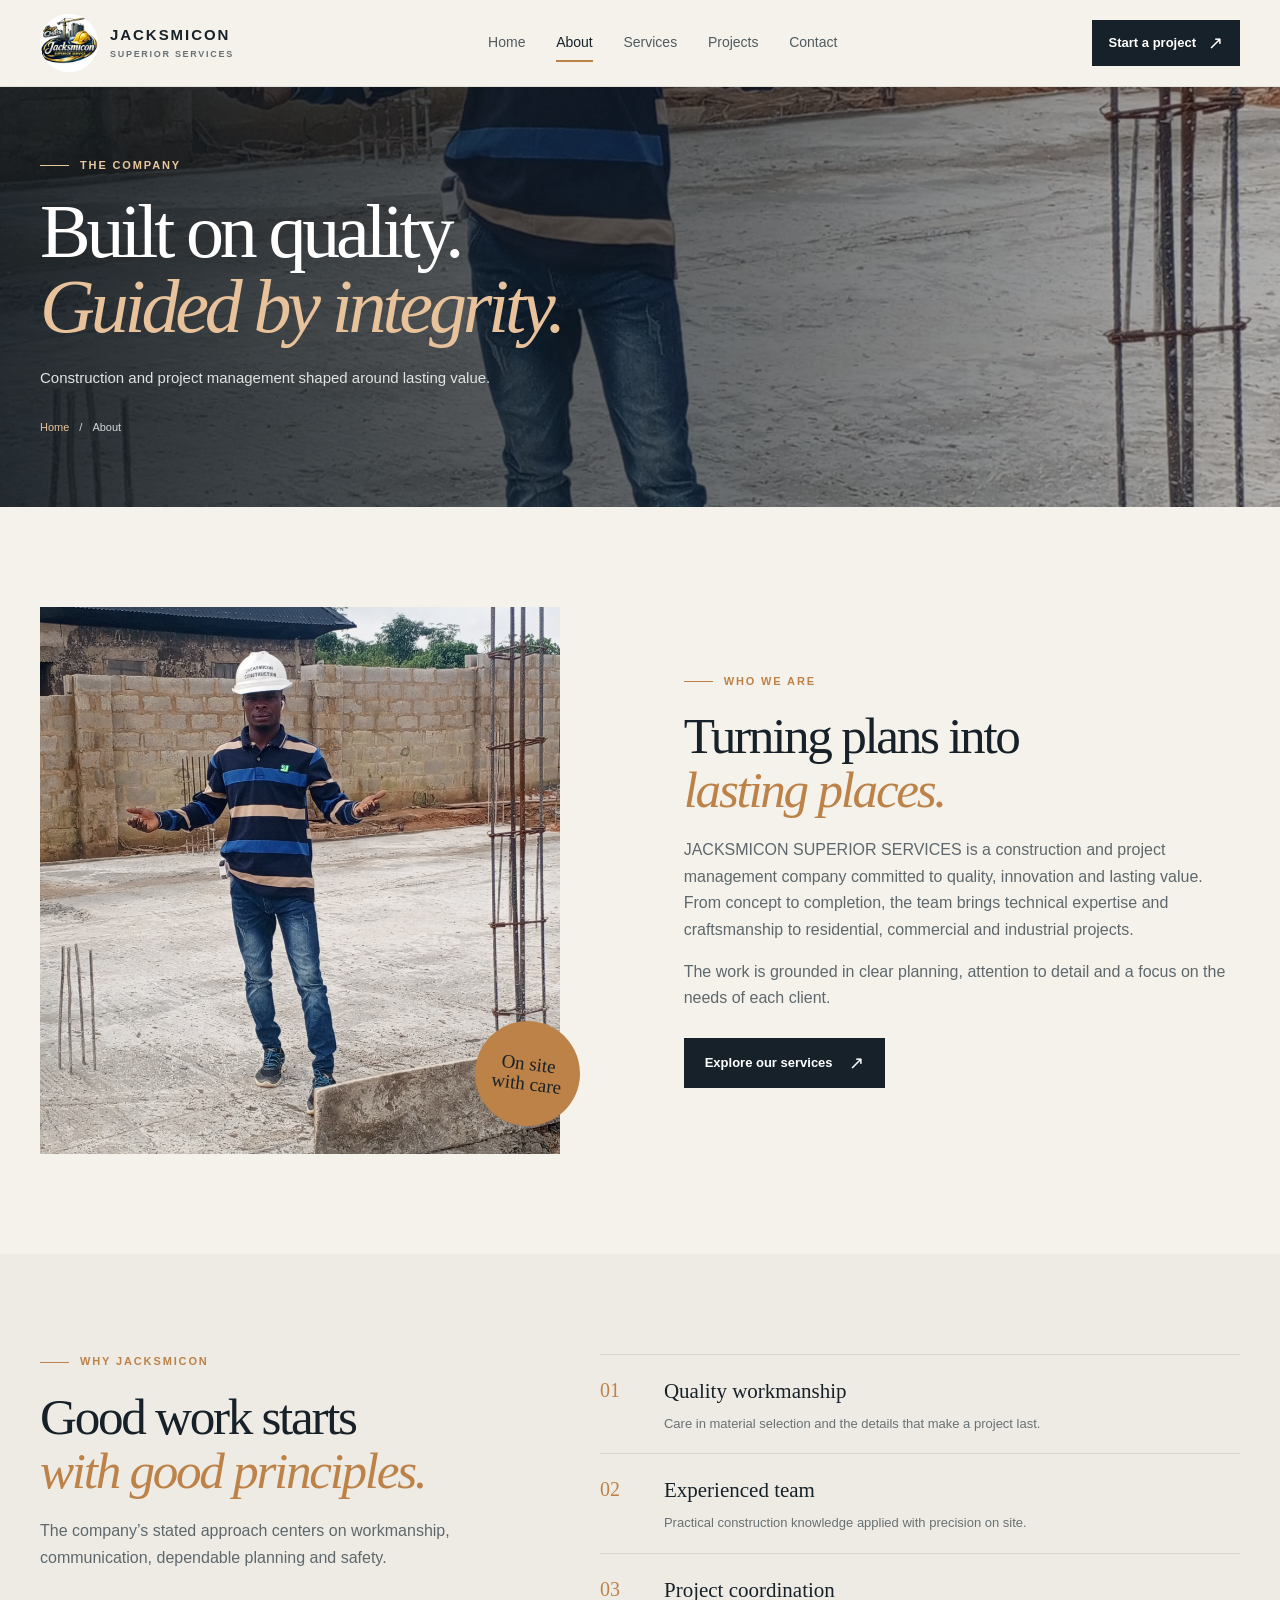
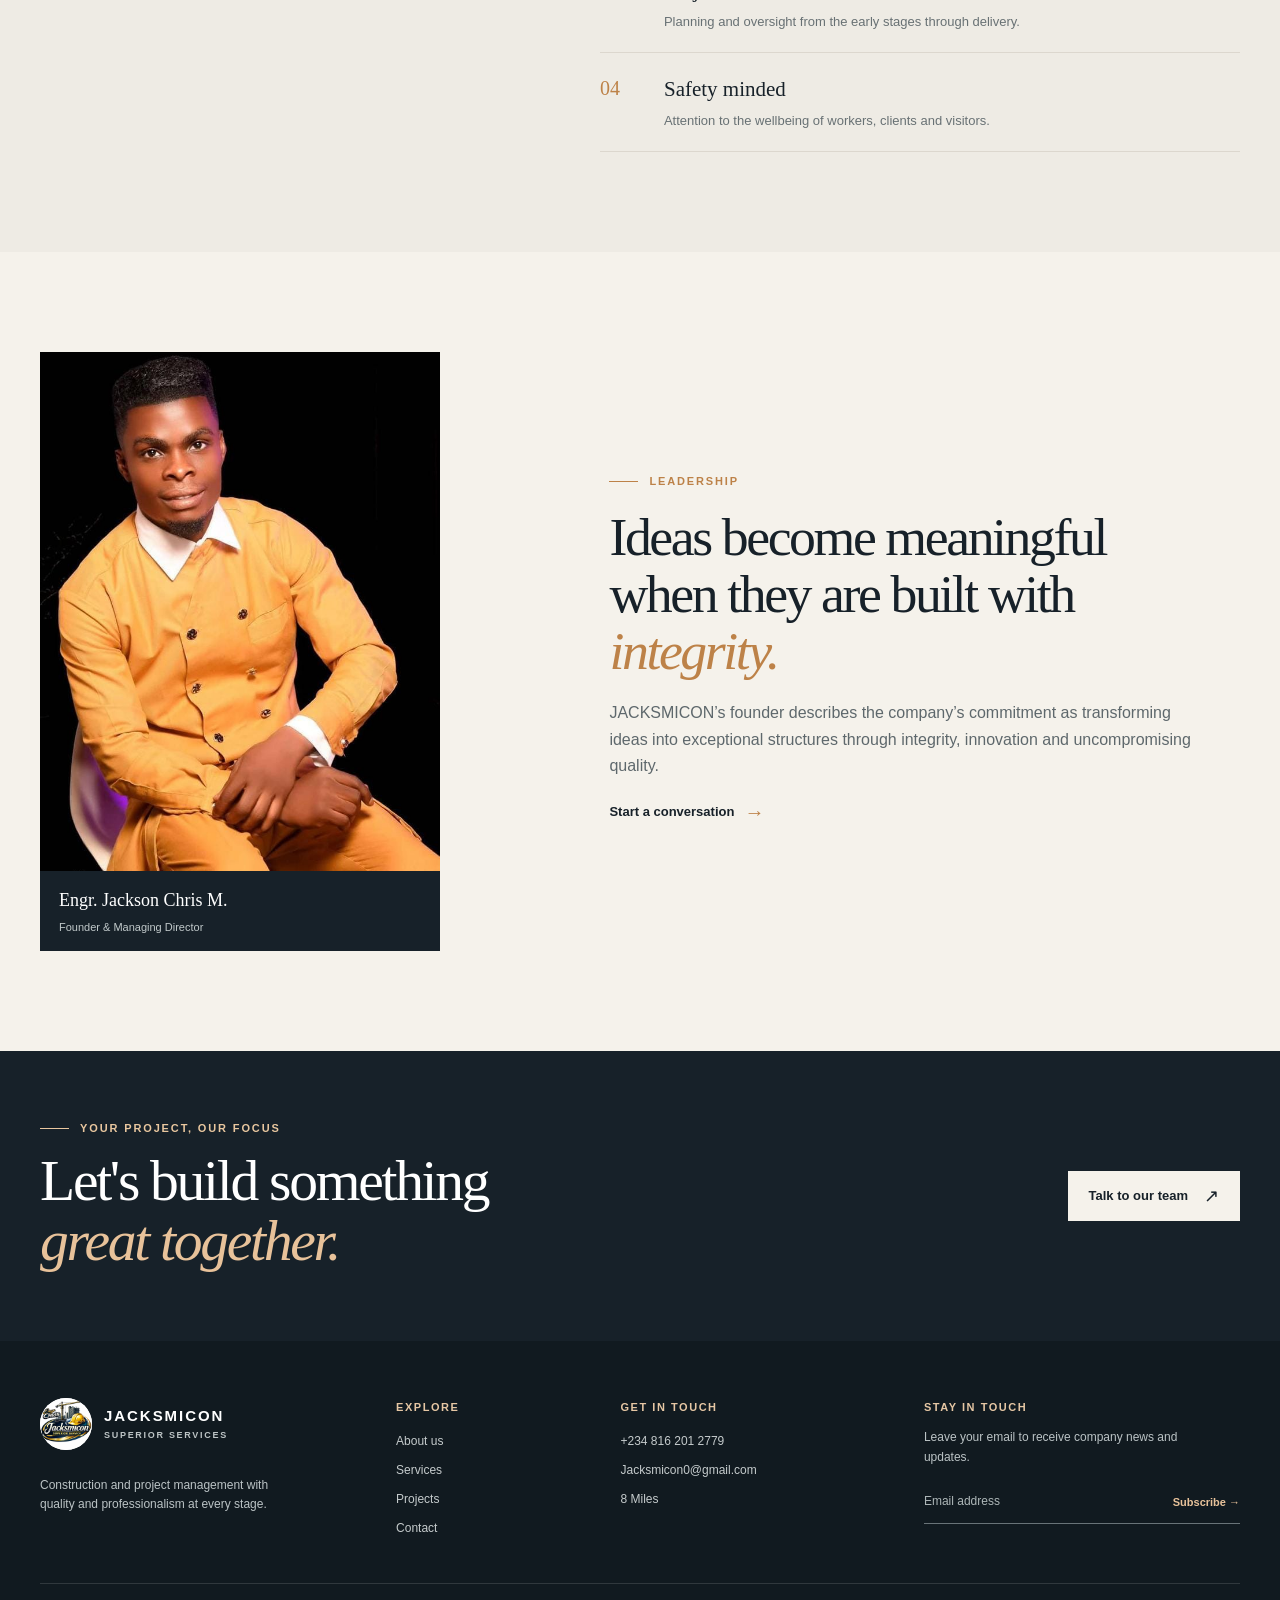
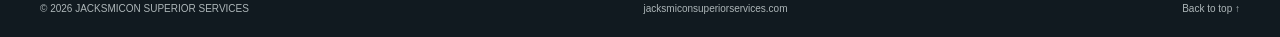
<file: about.html>
<!doctype html>
<html lang="en">
  <head>
    <meta charset="UTF-8" />
    <meta name="viewport" content="width=device-width, initial-scale=1.0" />
    <meta
      name="description"
      content="Meet JACKSMICON SUPERIOR SERVICES, a construction and project management company committed to quality, craftsmanship and lasting value."
    />
    <meta name="theme-color" content="#172129" />
    <title>About JACKSMICON SUPERIOR SERVICES | Our Company</title>
    <link rel="stylesheet" href="style.css" />
  </head>
  <body>
    <a class="skip-link" href="#main-content">Skip to content</a>
    <header class="site-header">
      <div class="navbar wrap">
        <a class="brand" href="index.html" aria-label="JACKSMICON home"
          ><img
            src="jackslogo.jpg"
            alt="JACKSMICON construction logo"
            class="brand-image"
          /><span class="brand-copy"
            ><strong>JACKSMICON</strong><small>SUPERIOR SERVICES</small></span
          ></a
        >
        <button
          class="menu-toggle"
          type="button"
          aria-label="Open navigation"
          aria-expanded="false"
          aria-controls="primary-navigation"
        >
          <span></span><span></span><span></span>
        </button>
        <nav
          class="nav-menu"
          id="primary-navigation"
          aria-label="Primary navigation"
        >
          <a class="nav-link" href="index.html">Home</a
          ><a class="nav-link active" href="about.html" aria-current="page"
            >About</a
          ><a class="nav-link" href="service.html">Services</a
          ><a class="nav-link" href="project.html">Projects</a
          ><a class="nav-link" href="contact.html">Contact</a>
        </nav>
        <a class="header-cta" href="contact.html"
          >Start a project <span aria-hidden="true">↗</span></a
        >
      </div>
    </header>
    <main id="main-content">
      <section class="page-hero page-hero-about">
        <div class="wrap page-hero-content">
          <p class="eyebrow eyebrow-light">
            <span class="eyebrow-line"></span> The company
          </p>
          <h1>Built on quality.<br /><em>Guided by integrity.</em></h1>
          <p>
            Construction and project management shaped around lasting value.
          </p>
          <nav class="breadcrumbs" aria-label="Breadcrumb">
            <a href="index.html">Home</a><span aria-hidden="true">/</span
            ><span aria-current="page">About</span>
          </nav>
        </div>
      </section>
      <section class="section wrap split-section about-story">
        <div class="image-stack">
          <img
            class="image-main"
            src="manager.jpg"
            alt="JACKSMICON construction team member at work on a building site"
          /><span class="image-stamp">On site<br />with care</span>
        </div>
        <div class="section-copy">
          <p class="eyebrow"><span class="eyebrow-line"></span> Who we are</p>
          <h2>Turning plans into<br /><em>lasting places.</em></h2>
          <p>
            JACKSMICON SUPERIOR SERVICES is a construction and project
            management company committed to quality, innovation and lasting
            value. From concept to completion, the team brings technical
            expertise and craftsmanship to residential, commercial and
            industrial projects.
          </p>
          <p>
            The work is grounded in clear planning, attention to detail and a
            focus on the needs of each client.
          </p>
          <a class="button button-dark" href="service.html"
            >Explore our services <span aria-hidden="true">↗</span></a
          >
        </div>
      </section>
      <section class="section section-soft">
        <div class="wrap value-layout">
          <div class="value-intro">
            <p class="eyebrow">
              <span class="eyebrow-line"></span> Why JACKSMICON
            </p>
            <h2>Good work starts<br /><em>with good principles.</em></h2>
            <p>
              The company’s stated approach centers on workmanship,
              communication, dependable planning and safety.
            </p>
          </div>
          <div class="value-list">
            <article>
              <span>01</span>
              <div>
                <h3>Quality workmanship</h3>
                <p>
                  Care in material selection and the details that make a project
                  last.
                </p>
              </div>
            </article>
            <article>
              <span>02</span>
              <div>
                <h3>Experienced team</h3>
                <p>
                  Practical construction knowledge applied with precision on
                  site.
                </p>
              </div>
            </article>
            <article>
              <span>03</span>
              <div>
                <h3>Project coordination</h3>
                <p>
                  Planning and oversight from the early stages through delivery.
                </p>
              </div>
            </article>
            <article>
              <span>04</span>
              <div>
                <h3>Safety minded</h3>
                <p>
                  Attention to the wellbeing of workers, clients and visitors.
                </p>
              </div>
            </article>
          </div>
        </div>
      </section>
      <section class="section wrap founder-section">
        <figure class="founder-photo">
          <img
            src="founder.jpg"
            alt="Engr. Jackson Chris M., Founder and Managing Director of JACKSMICON SUPERIOR SERVICES"
            loading="lazy"
          />
          <figcaption>
            Engr. Jackson Chris M.<span>Founder &amp; Managing Director</span>
          </figcaption>
        </figure>
        <div class="founder-copy">
          <p class="eyebrow"><span class="eyebrow-line"></span> Leadership</p>
          <h2>
            Ideas become meaningful when they are built with <em>integrity.</em>
          </h2>
          <p>
            JACKSMICON’s founder describes the company’s commitment as
            transforming ideas into exceptional structures through integrity,
            innovation and uncompromising quality.
          </p>
          <a class="text-link" href="contact.html"
            >Start a conversation <span aria-hidden="true">→</span></a
          >
        </div>
      </section>
      <section class="cta-band">
        <div class="wrap cta-content">
          <div>
            <p class="eyebrow eyebrow-light">
              <span class="eyebrow-line"></span> Your project, our focus
            </p>
            <h2>Let's build something<br /><em>great together.</em></h2>
          </div>
          <a class="button button-light" href="contact.html"
            >Talk to our team <span aria-hidden="true">↗</span></a
          >
        </div>
      </section>
    </main>
    <footer class="site-footer">
      <div class="wrap footer-grid">
        <div class="footer-brand">
          <a class="brand brand-footer" href="index.html"
            ><img src="jackslogo.jpg" alt="" class="brand-image" /><span
              class="brand-copy"
              ><strong>JACKSMICON</strong><small>SUPERIOR SERVICES</small></span
            ></a
          >
          <p>
            Construction and project management with quality and professionalism
            at every stage.
          </p>
        </div>
        <div class="footer-column">
          <h2>Explore</h2>
          <a href="about.html">About us</a><a href="service.html">Services</a
          ><a href="project.html">Projects</a><a href="contact.html">Contact</a>
        </div>
        <div class="footer-column">
          <h2>Get in touch</h2>
          <a href="tel:+2348162012779">+234 816 201 2779</a
          ><a href="mailto:Jacksmicon0@gmail.com">Jacksmicon0@gmail.com</a
          ><span>8 Miles</span>
        </div>
        <div class="footer-news">
          <h2>Stay in touch</h2>
          <p>Leave your email to receive company news and updates.</p>
          <!-- Replace YOUR_EMAIL_FORM_ENDPOINT_HERE with your newsletter provider's real POST endpoint before launch. -->
          <form
            class="newsletter-form"
            action="YOUR_EMAIL_FORM_ENDPOINT_HERE"
            method="POST"
          >
            <label class="visually-hidden" for="newsletter-about"
              >Your email address</label
            ><input
              id="newsletter-about"
              name="email"
              type="email"
              placeholder="Email address"
              autocomplete="email"
              required
            /><button type="submit">
              Subscribe <span aria-hidden="true">→</span>
            </button>
          </form>
        </div>
      </div>
      <div class="wrap footer-bottom">
        <p>© 2026 JACKSMICON SUPERIOR SERVICES</p>
        <a href="https://www.jacksmiconsuperiorservices.com"
          >jacksmiconsuperiorservices.com</a
        ><a href="#main-content" class="back-top">Back to top ↑</a>
      </div>
    </footer>
    <script src="script.js"></script>
  </body>
</html>
</file>
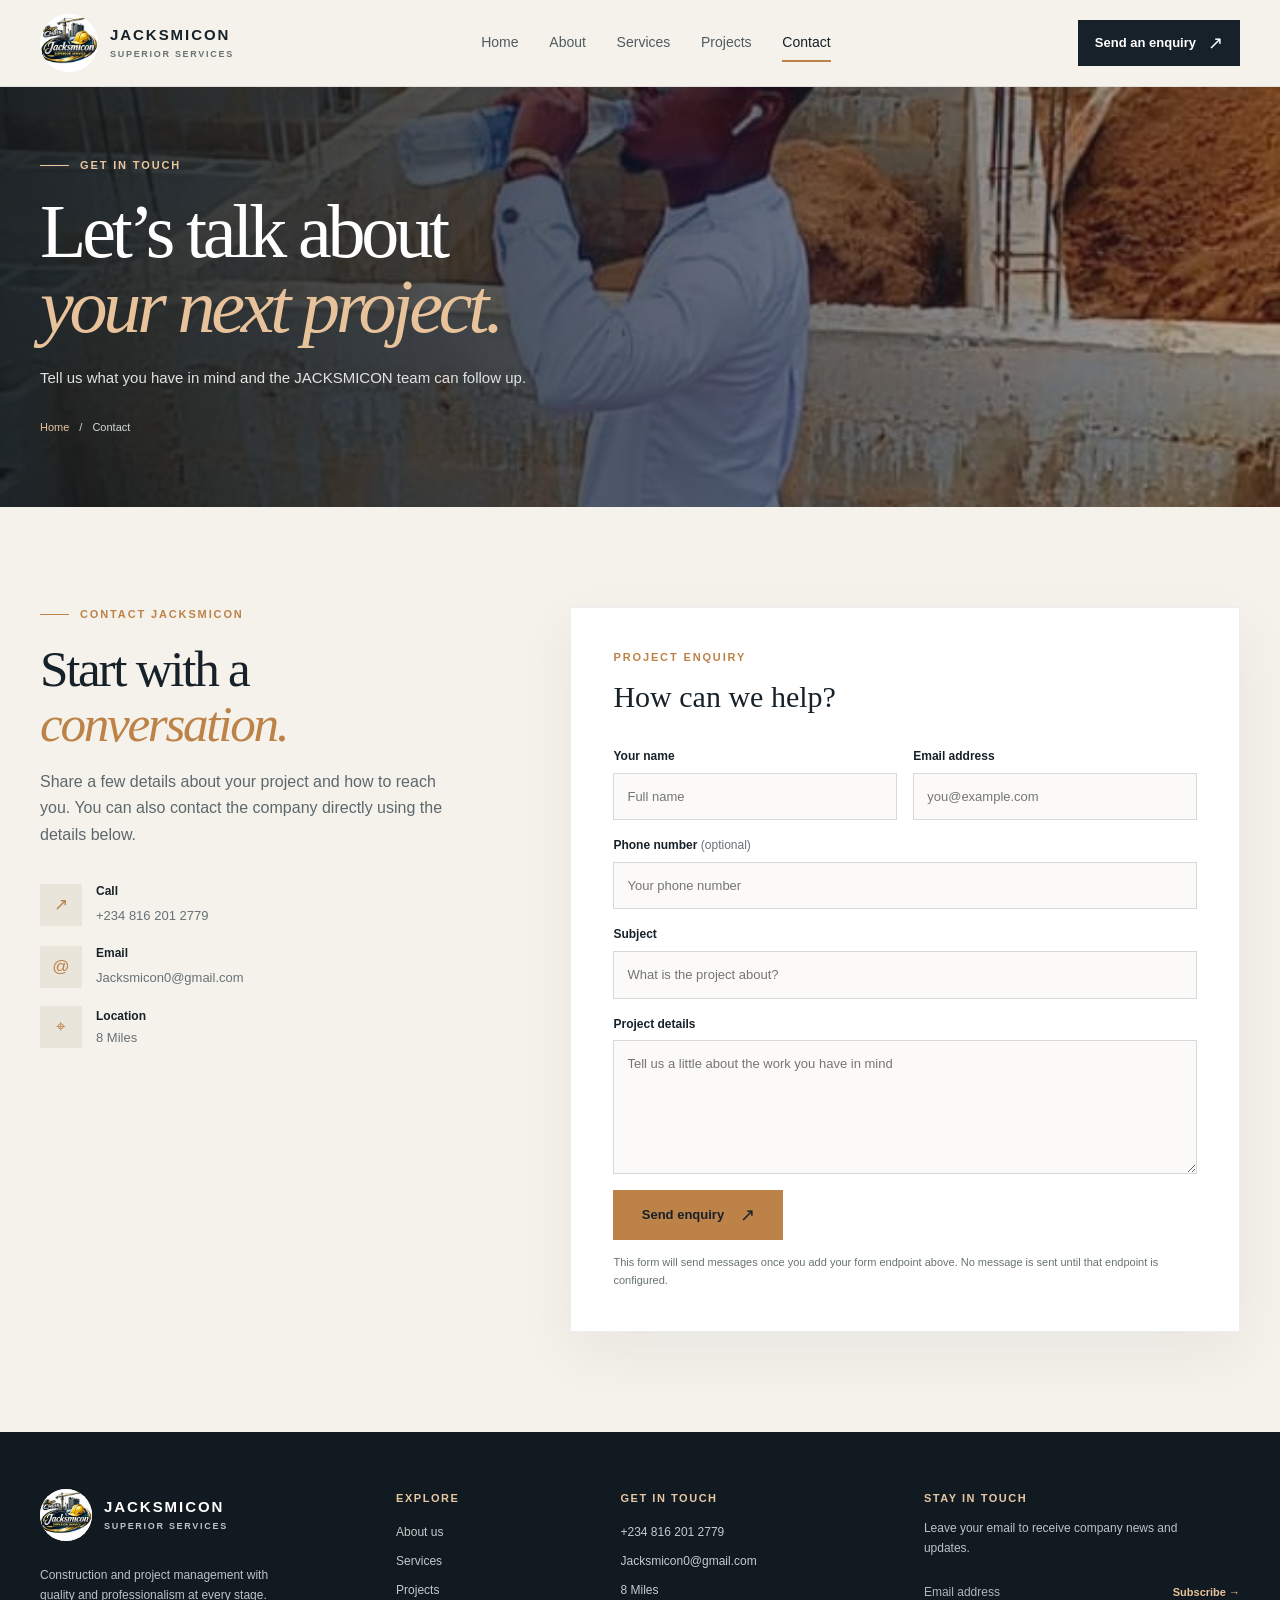
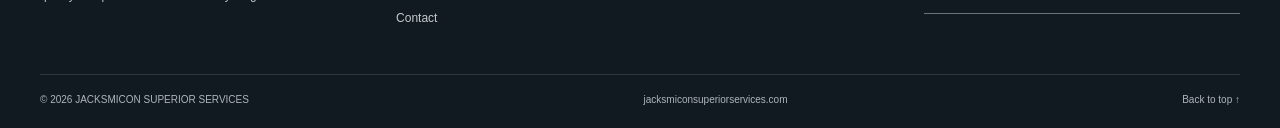
<file: contact.html>
<!doctype html>
<html lang="en">
  <head>
    <meta charset="UTF-8" />
    <meta name="viewport" content="width=device-width, initial-scale=1.0" />
    <meta
      name="description"
      content="Contact JACKSMICON SUPERIOR SERVICES to discuss construction, architectural design, renovation, project management or interior finishing."
    />
    <meta name="theme-color" content="#172129" />
    <title>Contact JACKSMICON SUPERIOR SERVICES</title>
    <link rel="stylesheet" href="style.css" />
  </head>
  <body>
    <a class="skip-link" href="#main-content">Skip to content</a>
    <header class="site-header">
      <div class="navbar wrap">
        <a class="brand" href="index.html" aria-label="JACKSMICON home"
          ><img
            src="jackslogo.jpg"
            alt="JACKSMICON construction logo"
            class="brand-image"
          /><span class="brand-copy"
            ><strong>JACKSMICON</strong><small>SUPERIOR SERVICES</small></span
          ></a
        >
        <button
          class="menu-toggle"
          type="button"
          aria-label="Open navigation"
          aria-expanded="false"
          aria-controls="primary-navigation"
        >
          <span></span><span></span><span></span>
        </button>
        <nav
          class="nav-menu"
          id="primary-navigation"
          aria-label="Primary navigation"
        >
          <a class="nav-link" href="index.html">Home</a
          ><a class="nav-link" href="about.html">About</a
          ><a class="nav-link" href="service.html">Services</a
          ><a class="nav-link" href="project.html">Projects</a
          ><a class="nav-link active" href="contact.html" aria-current="page"
            >Contact</a
          >
        </nav>
        <a class="header-cta" href="#contact-form"
          >Send an enquiry <span aria-hidden="true">↗</span></a
        >
      </div>
    </header>
    <main id="main-content">
      <section class="page-hero page-hero-contact">
        <div class="wrap page-hero-content">
          <p class="eyebrow eyebrow-light">
            <span class="eyebrow-line"></span> Get in touch
          </p>
          <h1>Let’s talk about<br /><em>your next project.</em></h1>
          <p>
            Tell us what you have in mind and the JACKSMICON team can follow up.
          </p>
          <nav class="breadcrumbs" aria-label="Breadcrumb">
            <a href="index.html">Home</a><span aria-hidden="true">/</span
            ><span aria-current="page">Contact</span>
          </nav>
        </div>
      </section>
      <section class="section wrap contact-layout" id="contact-form">
        <div class="contact-copy">
          <p class="eyebrow">
            <span class="eyebrow-line"></span> Contact JACKSMICON
          </p>
          <h2>Start with a<br /><em>conversation.</em></h2>
          <p>
            Share a few details about your project and how to reach you. You can
            also contact the company directly using the details below.
          </p>
          <div class="contact-details">
            <article>
              <span class="contact-symbol" aria-hidden="true">↗</span>
              <div>
                <h3>Call</h3>
                <a href="tel:+2348162012779">+234 816 201 2779</a>
              </div>
            </article>
            <article>
              <span class="contact-symbol" aria-hidden="true">@</span>
              <div>
                <h3>Email</h3>
                <a href="mailto:Jacksmicon0@gmail.com">Jacksmicon0@gmail.com</a>
              </div>
            </article>
            <article>
              <span class="contact-symbol" aria-hidden="true">⌖</span>
              <div>
                <h3>Location</h3>
                <p>8 Miles</p>
              </div>
            </article>
          </div>
        </div>
        <form
          class="contact-form"
          action="YOUR_FORM_ENDPOINT_HERE"
          method="POST"
        >
          <!-- Replace YOUR_FORM_ENDPOINT_HERE with your real Formspree endpoint (or another HTML POST form endpoint) before publishing. The form is intentionally plain HTML and does not need JavaScript. -->
          <div class="form-heading">
            <p class="eyebrow">Project enquiry</p>
            <h2>How can we help?</h2>
          </div>
          <div class="form-row">
            <div class="form-field">
              <label for="name">Your name</label
              ><input
                id="name"
                name="name"
                type="text"
                autocomplete="name"
                placeholder="Full name"
                required
              />
            </div>
            <div class="form-field">
              <label for="email">Email address</label
              ><input
                id="email"
                name="email"
                type="email"
                autocomplete="email"
                placeholder="you@example.com"
                required
              />
            </div>
          </div>
          <div class="form-field">
            <label for="phone">Phone number <span>(optional)</span></label
            ><input
              id="phone"
              name="phone"
              type="tel"
              autocomplete="tel"
              placeholder="Your phone number"
            />
          </div>
          <div class="form-field">
            <label for="subject">Subject</label
            ><input
              id="subject"
              name="subject"
              type="text"
              placeholder="What is the project about?"
              required
            />
          </div>
          <div class="form-field">
            <label for="message">Project details</label
            ><textarea
              id="message"
              name="message"
              rows="5"
              placeholder="Tell us a little about the work you have in mind"
              required
            ></textarea>
          </div>
          <button class="button button-primary" type="submit">
            Send enquiry <span aria-hidden="true">↗</span>
          </button>
          <p class="form-note">
            This form will send messages once you add your form endpoint above.
            No message is sent until that endpoint is configured.
          </p>
        </form>
      </section>
    </main>
    <footer class="site-footer">
      <div class="wrap footer-grid">
        <div class="footer-brand">
          <a class="brand brand-footer" href="index.html"
            ><img src="jackslogo.jpg" alt="" class="brand-image" /><span
              class="brand-copy"
              ><strong>JACKSMICON</strong><small>SUPERIOR SERVICES</small></span
            ></a
          >
          <p>
            Construction and project management with quality and professionalism
            at every stage.
          </p>
        </div>
        <div class="footer-column">
          <h2>Explore</h2>
          <a href="about.html">About us</a><a href="service.html">Services</a
          ><a href="project.html">Projects</a><a href="contact.html">Contact</a>
        </div>
        <div class="footer-column">
          <h2>Get in touch</h2>
          <a href="tel:+2348162012779">+234 816 201 2779</a
          ><a href="mailto:Jacksmicon0@gmail.com">Jacksmicon0@gmail.com</a
          ><span>8 Miles</span>
        </div>
        <div class="footer-news">
          <h2>Stay in touch</h2>
          <p>Leave your email to receive company news and updates.</p>
          <!-- Replace YOUR_EMAIL_FORM_ENDPOINT_HERE with your newsletter provider's real POST endpoint before launch. -->
          <form
            class="newsletter-form"
            action="YOUR_EMAIL_FORM_ENDPOINT_HERE"
            method="POST"
          >
            <label class="visually-hidden" for="newsletter-contact"
              >Your email address</label
            ><input
              id="newsletter-contact"
              name="email"
              type="email"
              placeholder="Email address"
              autocomplete="email"
              required
            /><button type="submit">
              Subscribe <span aria-hidden="true">→</span>
            </button>
          </form>
        </div>
      </div>
      <div class="wrap footer-bottom">
        <p>© 2026 JACKSMICON SUPERIOR SERVICES</p>
        <a href="https://www.jacksmiconsuperiorservices.com"
          >jacksmiconsuperiorservices.com</a
        ><a href="#main-content" class="back-top">Back to top ↑</a>
      </div>
    </footer>
    <script src="script.js"></script>
  </body>
</html>
</file>
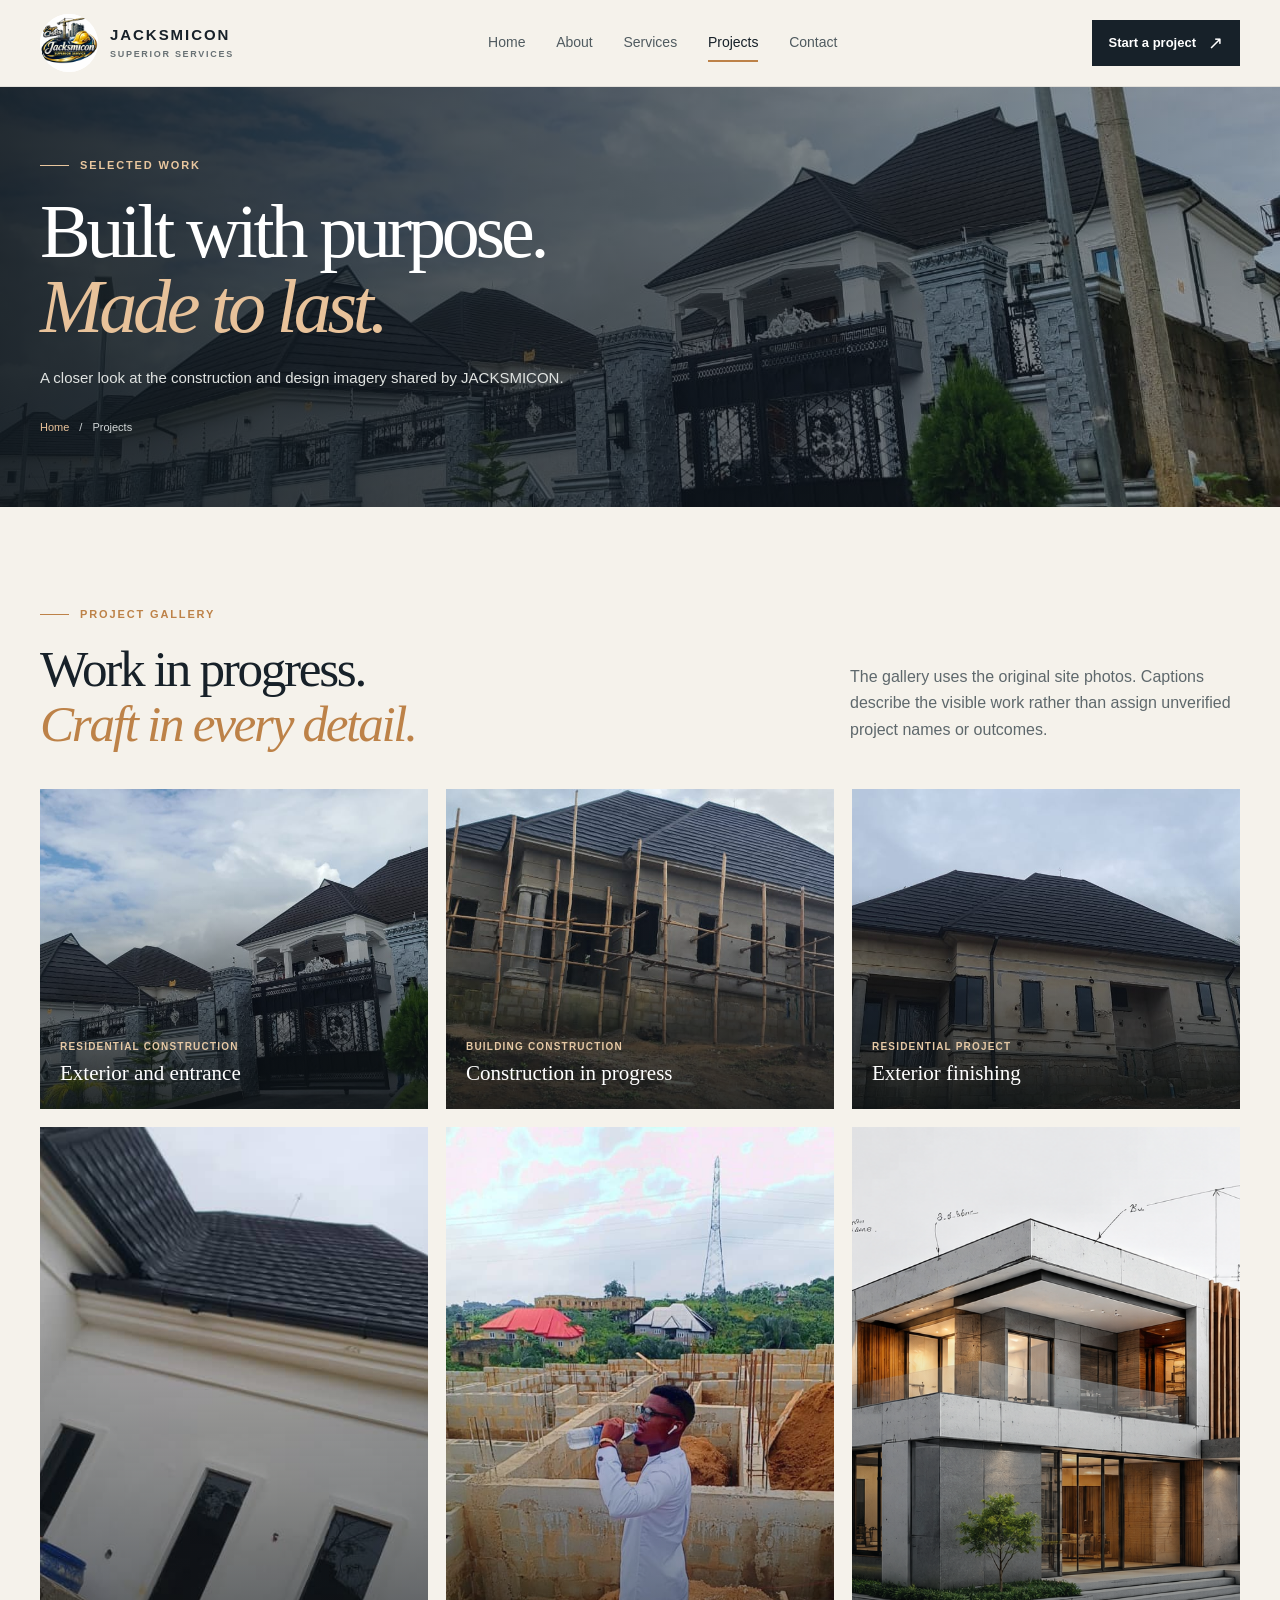
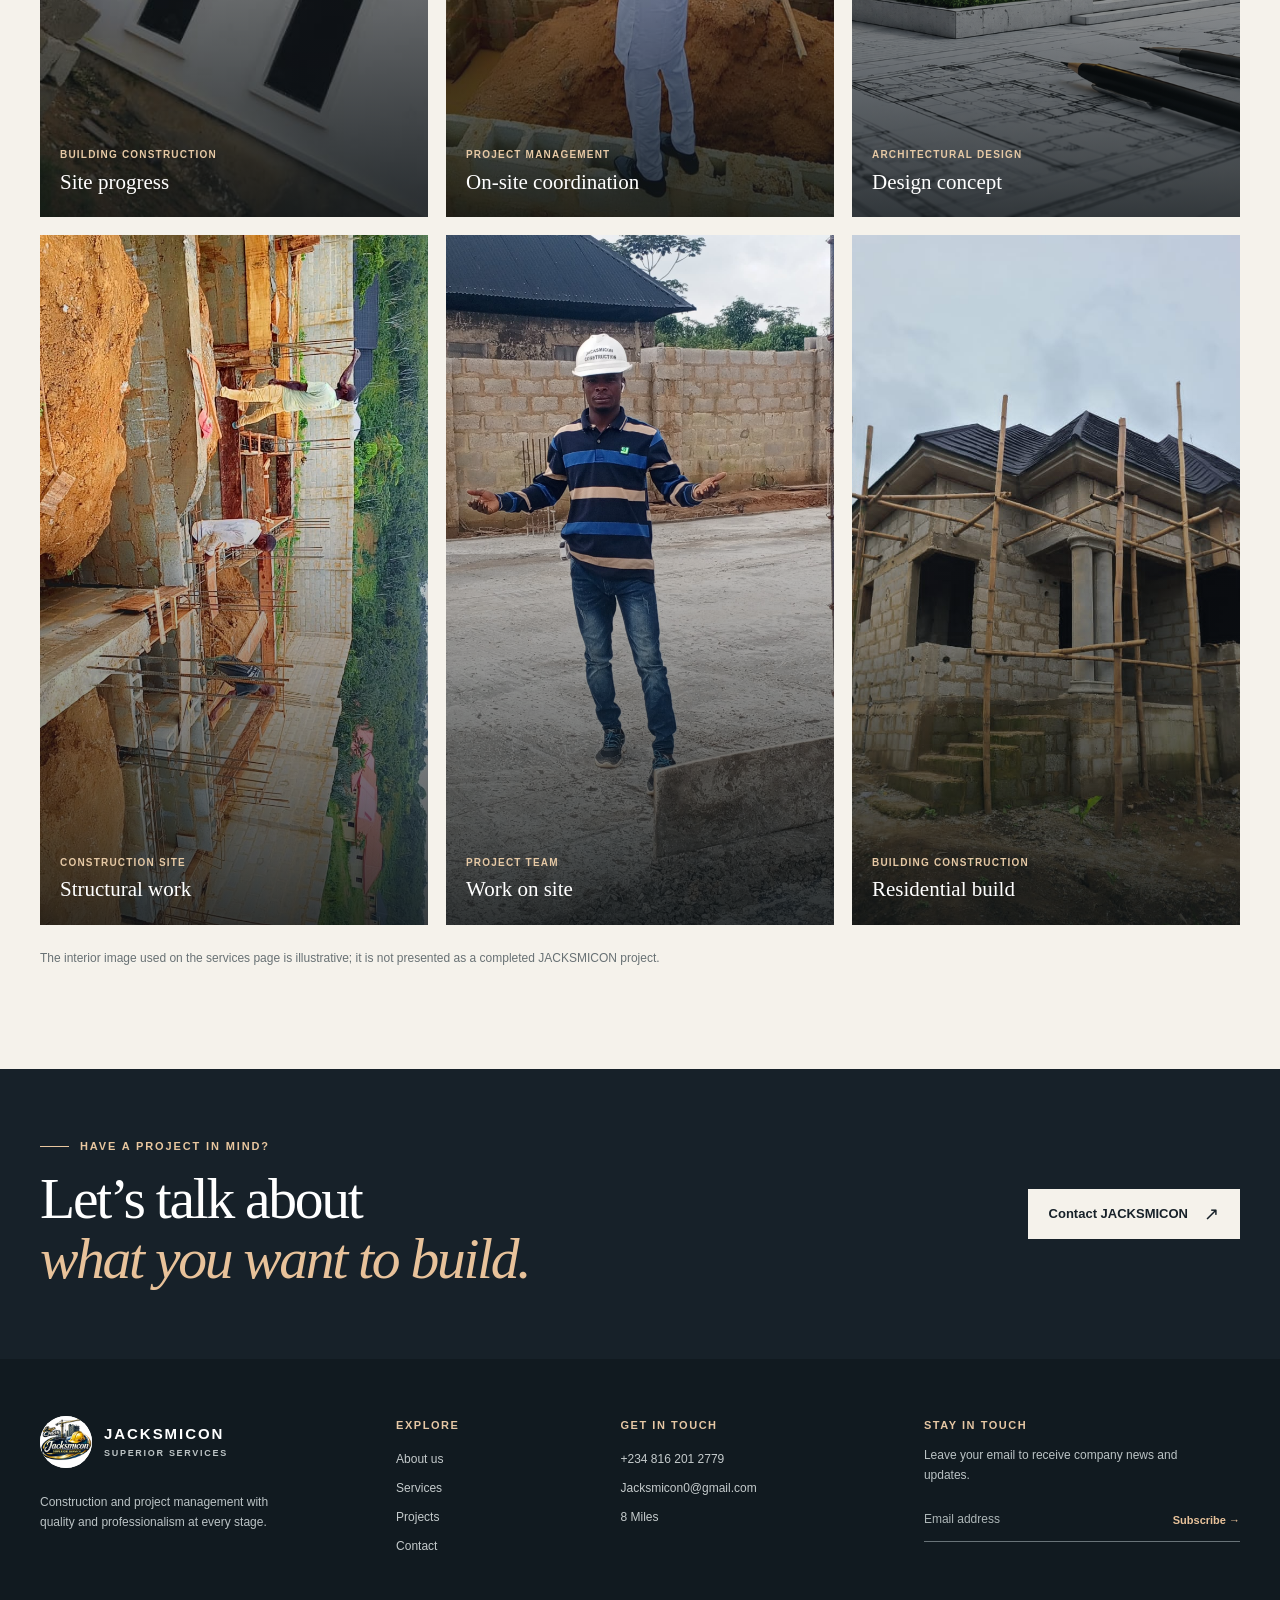
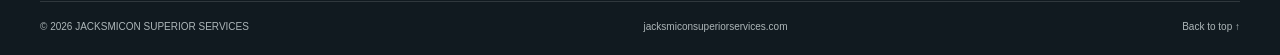
<file: project.html>
<!doctype html>
<html lang="en">
  <head>
    <meta charset="UTF-8" />
    <meta name="viewport" content="width=device-width, initial-scale=1.0" />
    <meta
      name="description"
      content="View construction, site-work and architectural design imagery from the original JACKSMICON SUPERIOR SERVICES project collection."
    />
    <meta name="theme-color" content="#172129" />
    <title>Project Gallery | JACKSMICON SUPERIOR SERVICES</title>
    <link rel="stylesheet" href="style.css" />
  </head>
  <body>
    <a class="skip-link" href="#main-content">Skip to content</a>
    <header class="site-header">
      <div class="navbar wrap">
        <a class="brand" href="index.html" aria-label="JACKSMICON home"
          ><img
            src="jackslogo.jpg"
            alt="JACKSMICON construction logo"
            class="brand-image"
          /><span class="brand-copy"
            ><strong>JACKSMICON</strong><small>SUPERIOR SERVICES</small></span
          ></a
        >
        <button
          class="menu-toggle"
          type="button"
          aria-label="Open navigation"
          aria-expanded="false"
          aria-controls="primary-navigation"
        >
          <span></span><span></span><span></span>
        </button>
        <nav
          class="nav-menu"
          id="primary-navigation"
          aria-label="Primary navigation"
        >
          <a class="nav-link" href="index.html">Home</a
          ><a class="nav-link" href="about.html">About</a
          ><a class="nav-link" href="service.html">Services</a
          ><a class="nav-link active" href="project.html" aria-current="page"
            >Projects</a
          ><a class="nav-link" href="contact.html">Contact</a>
        </nav>
        <a class="header-cta" href="contact.html"
          >Start a project <span aria-hidden="true">↗</span></a
        >
      </div>
    </header>
    <main id="main-content">
      <section class="page-hero page-hero-projects">
        <div class="wrap page-hero-content">
          <p class="eyebrow eyebrow-light">
            <span class="eyebrow-line"></span> Selected work
          </p>
          <h1>Built with purpose.<br /><em>Made to last.</em></h1>
          <p>
            A closer look at the construction and design imagery shared by
            JACKSMICON.
          </p>
          <nav class="breadcrumbs" aria-label="Breadcrumb">
            <a href="index.html">Home</a><span aria-hidden="true">/</span
            ><span aria-current="page">Projects</span>
          </nav>
        </div>
      </section>
      <section class="section wrap">
        <div class="section-heading">
          <div>
            <p class="eyebrow">
              <span class="eyebrow-line"></span> Project gallery
            </p>
            <h2>Work in progress.<br /><em>Craft in every detail.</em></h2>
          </div>
          <p>
            The gallery uses the original site photos. Captions describe the
            visible work rather than assign unverified project names or
            outcomes.
          </p>
        </div>
        <div class="portfolio-grid portfolio-grid-full">
          <figure class="portfolio-card portfolio-card-large">
            <img
              src="build.jpg"
              alt="A residential property with a finished entrance and boundary wall"
              loading="lazy"
            />
            <figcaption class="portfolio-caption">
              <small>Residential construction</small
              ><strong>Exterior and entrance</strong>
            </figcaption>
          </figure>
          <figure class="portfolio-card">
            <img
              src="const.jpg"
              alt="A residential building under construction with scaffolding"
              loading="lazy"
            />
            <figcaption class="portfolio-caption">
              <small>Building construction</small
              ><strong>Construction in progress</strong>
            </figcaption>
          </figure>
          <figure class="portfolio-card">
            <img
              src="finish.jpg"
              alt="Exterior finishing work on a house with a completed roof"
              loading="lazy"
            />
            <figcaption class="portfolio-caption">
              <small>Residential project</small
              ><strong>Exterior finishing</strong>
            </figcaption>
          </figure>
          <figure class="portfolio-card">
            <img
              src="project.jpg"
              alt="A house exterior during construction"
              loading="lazy"
            />
            <figcaption class="portfolio-caption">
              <small>Building construction</small><strong>Site progress</strong>
            </figcaption>
          </figure>
          <figure class="portfolio-card">
            <img
              src="main.jpg"
              alt="A construction professional at a residential construction site"
              loading="lazy"
            />
            <figcaption class="portfolio-caption">
              <small>Project management</small
              ><strong>On-site coordination</strong>
            </figcaption>
          </figure>
          <figure class="portfolio-card">
            <img
              src="design.png"
              alt="Architectural house rendering presented with design sketches"
              loading="lazy"
            />
            <figcaption class="portfolio-caption">
              <small>Architectural design</small><strong>Design concept</strong>
            </figcaption>
          </figure>
          <figure class="portfolio-card">
            <img
              src="deck.jpg"
              alt="A residential construction site with foundation and blockwork underway"
              loading="lazy"
            />
            <figcaption class="portfolio-caption">
              <small>Construction site</small><strong>Structural work</strong>
            </figcaption>
          </figure>
          <figure class="portfolio-card">
            <img
              src="manager.jpg"
              alt="A JACKSMICON team member wearing a company hard hat at a project site"
              loading="lazy"
            />
            <figcaption class="portfolio-caption">
              <small>Project team</small><strong>Work on site</strong>
            </figcaption>
          </figure>
          <figure class="portfolio-card">
            <img
              src="room.jpg"
              alt="A residential building with scaffolding during construction"
              loading="lazy"
            />
            <figcaption class="portfolio-caption">
              <small>Building construction</small
              ><strong>Residential build</strong>
            </figcaption>
          </figure>
        </div>
        <p class="gallery-note">
          The interior image used on the services page is illustrative; it is
          not presented as a completed JACKSMICON project.
        </p>
      </section>
      <section class="cta-band">
        <div class="wrap cta-content">
          <div>
            <p class="eyebrow eyebrow-light">
              <span class="eyebrow-line"></span> Have a project in mind?
            </p>
            <h2>Let’s talk about<br /><em>what you want to build.</em></h2>
          </div>
          <a class="button button-light" href="contact.html"
            >Contact JACKSMICON <span aria-hidden="true">↗</span></a
          >
        </div>
      </section>
    </main>
    <footer class="site-footer">
      <div class="wrap footer-grid">
        <div class="footer-brand">
          <a class="brand brand-footer" href="index.html"
            ><img src="jackslogo.jpg" alt="" class="brand-image" /><span
              class="brand-copy"
              ><strong>JACKSMICON</strong><small>SUPERIOR SERVICES</small></span
            ></a
          >
          <p>
            Construction and project management with quality and professionalism
            at every stage.
          </p>
        </div>
        <div class="footer-column">
          <h2>Explore</h2>
          <a href="about.html">About us</a><a href="service.html">Services</a
          ><a href="project.html">Projects</a><a href="contact.html">Contact</a>
        </div>
        <div class="footer-column">
          <h2>Get in touch</h2>
          <a href="tel:+2348162012779">+234 816 201 2779</a
          ><a href="mailto:Jacksmicon0@gmail.com">Jacksmicon0@gmail.com</a
          ><span>8 Miles</span>
        </div>
        <div class="footer-news">
          <h2>Stay in touch</h2>
          <p>Leave your email to receive company news and updates.</p>
          <!-- Replace YOUR_EMAIL_FORM_ENDPOINT_HERE with your newsletter provider's real POST endpoint before launch. -->
          <form
            class="newsletter-form"
            action="YOUR_EMAIL_FORM_ENDPOINT_HERE"
            method="POST"
          >
            <label class="visually-hidden" for="newsletter-projects"
              >Your email address</label
            ><input
              id="newsletter-projects"
              name="email"
              type="email"
              placeholder="Email address"
              autocomplete="email"
              required
            /><button type="submit">
              Subscribe <span aria-hidden="true">→</span>
            </button>
          </form>
        </div>
      </div>
      <div class="wrap footer-bottom">
        <p>© 2026 JACKSMICON SUPERIOR SERVICES</p>
        <a href="https://www.jacksmiconsuperiorservices.com"
          >jacksmiconsuperiorservices.com</a
        ><a href="#main-content" class="back-top">Back to top ↑</a>
      </div>
    </footer>
    <script src="script.js"></script>
  </body>
</html>
</file>
<file: style.css>
:root {
  --ink: #172129;
  --ink-soft: #28343b;
  --paper: #f5f2eb;
  --paper-deep: #eae5db;
  --white: #ffffff;
  --muted: #687174;
  --accent: #bd8248;
  --accent-pale: #ead2b8;
  --line: #dcd7ce;
  --max-width: 1200px;
  --page-gutter: 24px;
  --ease: cubic-bezier(0.23, 1, 0.32, 1);
  color: var(--ink);
  background: var(--paper);
  font-family: Arial, Helvetica, sans-serif;
  font-size: 16px;
  line-height: 1.65;
  font-synthesis: none;
  text-rendering: optimizeLegibility;
}

* {
  box-sizing: border-box;
}
html {
  scroll-behavior: smooth;
  scroll-padding-top: 100px;
}
body {
  min-width: 320px;
  margin: 0;
  background: var(--paper);
  color: var(--ink);
}
img {
  display: block;
  max-width: 100%;
}
a {
  color: inherit;
}
button,
input,
textarea {
  font: inherit;
}
button,
a {
  -webkit-tap-highlight-color: transparent;
}
::selection {
  background: var(--accent-pale);
  color: var(--ink);
}

.wrap {
  width: min(var(--max-width), calc(100% - (var(--page-gutter) * 2)));
  margin-inline: auto;
}
.visually-hidden,
.skip-link:not(:focus) {
  position: absolute;
  width: 1px;
  height: 1px;
  padding: 0;
  margin: -1px;
  overflow: hidden;
  clip: rect(0, 0, 0, 0);
  white-space: nowrap;
  border: 0;
}
.skip-link:focus {
  position: fixed;
  top: 12px;
  left: 12px;
  z-index: 100;
  padding: 10px 14px;
  background: var(--white);
  color: var(--ink);
}
:focus-visible {
  outline: 3px solid var(--accent);
  outline-offset: 3px;
}

/* Header and navigation */
.site-header {
  position: sticky;
  top: 0;
  z-index: 20;
  background: rgba(245, 242, 235, 0.96);
  border-bottom: 1px solid rgba(23, 33, 41, 0.08);
  backdrop-filter: blur(14px);
}
.navbar {
  min-height: 86px;
  display: flex;
  align-items: center;
  justify-content: space-between;
  gap: 28px;
}
.brand {
  display: inline-flex;
  align-items: center;
  gap: 12px;
  flex: 0 0 auto;
  color: var(--ink);
  text-decoration: none;
}
.brand-image {
  width: 58px;
  height: 58px;
  object-fit: contain;
  border-radius: 50%;
  background: var(--white);
}
.brand-copy {
  display: grid;
  line-height: 1.2;
}
.brand-copy strong {
  font-size: 15px;
  letter-spacing: 0.13em;
}
.brand-copy small {
  margin-top: 5px;
  color: var(--muted);
  font-size: 9px;
  font-weight: 700;
  letter-spacing: 0.19em;
}
.nav-menu {
  display: flex;
  align-items: center;
  gap: clamp(18px, 2.4vw, 34px);
}
.nav-link {
  position: relative;
  padding: 8px 0;
  color: #505b60;
  font-size: 14px;
  text-decoration: none;
  transition: color 180ms var(--ease);
}
.nav-link::after {
  position: absolute;
  right: 0;
  bottom: 1px;
  left: 0;
  height: 2px;
  background: var(--accent);
  content: "";
  transform: scaleX(0);
  transform-origin: left;
  transition: transform 180ms var(--ease);
}
.nav-link:hover,
.nav-link.active {
  color: var(--ink);
}
.nav-link:hover::after,
.nav-link.active::after {
  transform: scaleX(1);
}
.header-cta {
  display: inline-flex;
  align-items: center;
  gap: 12px;
  padding: 12px 17px;
  background: var(--ink);
  color: var(--white);
  font-size: 13px;
  font-weight: 700;
  text-decoration: none;
  transition:
    background 180ms var(--ease),
    transform 180ms var(--ease);
}
.header-cta:hover {
  background: #31414a;
  transform: translateY(-2px);
}
.header-cta span,
.button span {
  font-size: 18px;
  line-height: 1;
}
.menu-toggle {
  display: none;
  width: 44px;
  height: 44px;
  padding: 11px;
  border: 1px solid var(--line);
  background: transparent;
  cursor: pointer;
}
.menu-toggle span {
  display: block;
  height: 2px;
  margin: 4px 0;
  background: var(--ink);
}

/* Buttons, labels and reusable text links */
.eyebrow {
  display: flex;
  align-items: center;
  gap: 11px;
  margin: 0 0 20px;
  color: var(--accent);
  font-size: 11px;
  font-weight: 700;
  letter-spacing: 0.17em;
  line-height: 1.4;
  text-transform: uppercase;
}
.eyebrow-line {
  display: inline-block;
  width: 29px;
  height: 1px;
  background: currentColor;
}
.eyebrow-light {
  color: #e9c79f;
}
.button-row {
  display: flex;
  align-items: center;
  flex-wrap: wrap;
  gap: 23px;
}
.button {
  min-height: 50px;
  display: inline-flex;
  align-items: center;
  justify-content: center;
  gap: 16px;
  padding: 12px 20px;
  border: 1px solid transparent;
  border-radius: 0;
  font-size: 13px;
  font-weight: 700;
  text-decoration: none;
  cursor: pointer;
  transition:
    background 180ms var(--ease),
    color 180ms var(--ease),
    transform 180ms var(--ease);
}
.button:hover {
  transform: translateY(-2px);
}
.button:active {
  transform: scale(0.98);
}
.button-primary {
  background: var(--accent);
  color: var(--ink);
}
.button-primary:hover {
  background: #d09b68;
}
.button-dark {
  background: var(--ink);
  color: var(--white);
}
.button-dark:hover {
  background: #31414a;
}
.button-light {
  background: var(--paper);
  color: var(--ink);
}
.button-light:hover {
  background: var(--white);
}
.text-link {
  display: inline-flex;
  align-items: center;
  gap: 10px;
  color: var(--ink);
  font-size: 13px;
  font-weight: 700;
  text-decoration: none;
}
.text-link span {
  color: var(--accent);
  font-size: 20px;
  transition: transform 180ms var(--ease);
}
.text-link:hover span {
  transform: translateX(4px);
}

/* Homepage hero */
.hero {
  display: grid;
  grid-template-columns: minmax(0, 0.9fr) minmax(380px, 1.1fr);
  align-items: center;
  gap: clamp(42px, 7vw, 92px);
  padding-top: 62px;
  padding-bottom: 68px;
}
.hero-copy {
  padding: 14px 0;
}
.hero h1,
.page-hero h1 {
  margin: 0;
  font-family: Georgia, "Times New Roman", serif;
  font-size: clamp(52px, 6vw, 78px);
  font-weight: 400;
  letter-spacing: -0.055em;
  line-height: 0.99;
}
.hero h1 em,
.page-hero h1 em,
.section-heading h2 em,
.section-copy h2 em,
.value-intro h2 em,
.founder-copy h2 em,
.cta-content h2 em,
.contact-copy h2 em {
  color: var(--accent);
  font-weight: 400;
}
.hero-intro {
  max-width: 510px;
  margin: 24px 0 28px;
  color: #566166;
  font-size: 16px;
}
.hero-note {
  display: flex;
  align-items: center;
  gap: 10px;
  margin: 36px 0 0;
  color: var(--muted);
  font-size: 12px;
}
.note-mark {
  color: var(--accent);
  font-size: 10px;
}
.hero-visual {
  position: relative;
  min-width: 0;
  margin: 0;
}
.hero-visual::before {
  position: absolute;
  top: -14px;
  right: -14px;
  width: 42%;
  height: 35%;
  border-top: 1px solid var(--accent);
  border-right: 1px solid var(--accent);
  content: "";
}
.hero-visual > img {
  position: relative;
  z-index: 1;
  width: 100%;
  height: clamp(390px, 43vw, 540px);
  object-fit: cover;
  object-position: center 54%;
}
.photo-label {
  position: absolute;
  right: -14px;
  bottom: 28px;
  z-index: 2;
  display: grid;
  gap: 4px;
  min-width: 190px;
  padding: 16px 20px;
  background: var(--white);
  box-shadow: 0 12px 35px rgba(20, 28, 31, 0.12);
}
.photo-label span {
  color: var(--accent);
  font-size: 9px;
  font-weight: 700;
  letter-spacing: 0.17em;
}
.photo-label strong {
  font-family: Georgia, "Times New Roman", serif;
  font-size: 18px;
  font-weight: 400;
}
.photo-index {
  position: absolute;
  top: 18px;
  left: 18px;
  z-index: 2;
  padding: 6px 9px;
  background: rgba(23, 33, 41, 0.8);
  color: var(--white);
  font-size: 10px;
  letter-spacing: 0.1em;
}

/* Company commitments */
.proof-strip {
  background: var(--ink);
  color: var(--white);
}
.proof-grid {
  display: grid;
  grid-template-columns: repeat(4, 1fr);
}
.proof-item {
  display: flex;
  align-items: flex-start;
  gap: 15px;
  padding: 27px 20px 28px 0;
}
.proof-item + .proof-item {
  padding-left: 22px;
  border-left: 1px solid rgba(255, 255, 255, 0.15);
}
.proof-number {
  color: var(--accent-pale);
  font-family: Georgia, "Times New Roman", serif;
  font-size: 21px;
}
.proof-item h2 {
  margin: 0 0 2px;
  font-size: 13px;
  font-weight: 700;
}
.proof-item p {
  margin: 0;
  color: #bac1c4;
  font-size: 11px;
}

/* Section layouts */
.section {
  padding-top: 100px;
  padding-bottom: 100px;
}
.section-soft {
  background: #eeebe4;
}
.split-section {
  display: grid;
  grid-template-columns: minmax(0, 0.95fr) minmax(0, 1fr);
  align-items: center;
  gap: clamp(54px, 9vw, 125px);
}
.image-stack {
  position: relative;
  width: 100%;
  max-width: 520px;
}
.image-main {
  width: 100%;
  aspect-ratio: 0.95;
  object-fit: cover;
  object-position: center 38%;
}
.image-stack::after {
  position: absolute;
  right: -14px;
  bottom: -14px;
  z-index: -1;
  width: 58%;
  height: 60%;
  border: 1px solid var(--accent);
  content: "";
}
.image-stamp {
  position: absolute;
  right: -20px;
  bottom: 28px;
  display: grid;
  place-content: center;
  width: 105px;
  height: 105px;
  border-radius: 50%;
  background: var(--accent);
  color: var(--ink);
  font-family: Georgia, "Times New Roman", serif;
  font-size: 19px;
  line-height: 1.05;
  text-align: center;
  transform: rotate(7deg);
}
.section-copy {
  max-width: 560px;
}
.section-copy h2,
.section-heading h2,
.value-intro h2,
.founder-copy h2,
.contact-copy h2 {
  margin: 0 0 20px;
  font-family: Georgia, "Times New Roman", serif;
  font-size: clamp(37px, 4vw, 56px);
  font-weight: 400;
  letter-spacing: -0.045em;
  line-height: 1.06;
}
.section-copy > p:not(.eyebrow),
.section-heading > p,
.value-intro > p:not(.eyebrow),
.founder-copy > p:not(.eyebrow),
.contact-copy > p:not(.eyebrow) {
  color: #5e686c;
}
.section-copy .button {
  margin-top: 10px;
}
.section-heading {
  display: flex;
  align-items: flex-end;
  justify-content: space-between;
  gap: 40px;
  margin-bottom: 38px;
}
.section-heading > p {
  max-width: 390px;
  margin: 0 0 8px;
}
.section-heading h2 {
  margin-bottom: 0;
}
.section-end {
  display: flex;
  justify-content: center;
  margin-top: 35px;
}

/* Services */
.service-grid {
  display: grid;
  grid-template-columns: repeat(5, minmax(0, 1fr));
  gap: 16px;
}
.service-card {
  min-width: 0;
  background: var(--white);
  border: 1px solid rgba(23, 33, 41, 0.07);
  transition:
    transform 200ms var(--ease),
    box-shadow 200ms var(--ease);
}
.service-card:hover {
  box-shadow: 0 16px 35px rgba(23, 33, 41, 0.11);
  transform: translateY(-5px);
}
.service-image {
  display: block;
  overflow: hidden;
}
.service-image img {
  width: 100%;
  aspect-ratio: 1.35;
  object-fit: cover;
  transition: transform 350ms var(--ease);
}
.service-card:hover .service-image img {
  transform: scale(1.04);
}
.service-card-copy {
  position: relative;
  min-height: 208px;
  padding: 20px 17px 18px;
}
.card-count {
  display: block;
  margin-bottom: 7px;
  color: var(--accent);
  font-size: 10px;
  font-weight: 700;
  letter-spacing: 0.13em;
}
.service-card h3,
.service-detail h3 {
  margin: 0 0 8px;
  font-family: Georgia, "Times New Roman", serif;
  font-size: 20px;
  font-weight: 400;
  line-height: 1.2;
}
.service-card p {
  min-height: 55px;
  margin: 0 0 15px;
  color: var(--muted);
  font-size: 12px;
  line-height: 1.55;
}
.service-card-copy > a {
  color: var(--ink);
  font-size: 11px;
  font-weight: 700;
  text-decoration: none;
}
.service-card-copy > a span {
  margin-left: 5px;
  color: var(--accent);
  font-size: 16px;
}
.service-list-section {
  padding-bottom: 112px;
}
.service-detail-grid {
  display: grid;
  grid-template-columns: repeat(2, minmax(0, 1fr));
  gap: 22px;
}
.service-detail {
  display: grid;
  grid-template-columns: 0.92fr 1fr;
  align-items: stretch;
  min-width: 0;
  background: var(--white);
}
.service-detail img {
  width: 100%;
  height: 100%;
  min-height: 240px;
  object-fit: cover;
}
.service-detail > div {
  align-self: center;
  padding: 25px 24px;
}
.service-detail p {
  margin: 0;
  color: var(--muted);
  font-size: 13px;
}
.service-detail .image-note {
  margin-top: 12px;
  color: #8b6b4c;
  font-size: 11px;
}

/* Portfolio gallery */
.portfolio-grid {
  display: grid;
  grid-template-columns: 1.2fr 0.9fr 0.9fr;
  gap: 17px;
}
.portfolio-card {
  position: relative;
  display: block;
  min-width: 0;
  min-height: 300px;
  overflow: hidden;
  background: var(--ink-soft);
  color: var(--white);
  text-decoration: none;
}
.portfolio-card img {
  width: 100%;
  height: 100%;
  min-height: 300px;
  object-fit: cover;
  transition: transform 350ms var(--ease);
}
.portfolio-card:hover img {
  transform: scale(1.045);
}
.portfolio-card::after {
  position: absolute;
  inset: 30% 0 0;
  background: linear-gradient(transparent, rgba(12, 18, 21, 0.82));
  content: "";
}
.portfolio-caption {
  position: absolute;
  right: 20px;
  bottom: 18px;
  left: 20px;
  z-index: 1;
  display: grid;
  gap: 1px;
}
.portfolio-caption small {
  color: #e6c9a5;
  font-size: 10px;
  font-weight: 700;
  letter-spacing: 0.12em;
  text-transform: uppercase;
}
.portfolio-caption strong {
  font-family: Georgia, "Times New Roman", serif;
  font-size: 21px;
  font-weight: 400;
}
.portfolio-grid-full {
  grid-template-columns: repeat(3, minmax(0, 1fr));
  gap: 18px;
}
.portfolio-grid-full .portfolio-card {
  min-height: 320px;
}
.portfolio-grid-full .portfolio-card img {
  min-height: 320px;
}
.gallery-note {
  margin: 24px 0 0;
  color: var(--muted);
  font-size: 12px;
}

/* Page hero banners */
.page-hero {
  position: relative;
  min-height: 420px;
  display: flex;
  align-items: center;
  overflow: hidden;
  background-color: var(--ink);
  background-position: center 52%;
  background-size: cover;
  color: var(--white);
}
.page-hero::before {
  position: absolute;
  inset: 0;
  background: linear-gradient(
    90deg,
    rgba(15, 23, 29, 0.89),
    rgba(15, 23, 29, 0.58) 58%,
    rgba(15, 23, 29, 0.26)
  );
  content: "";
}
.page-hero-about {
  background-image: url("manager.jpg");
}
.page-hero-services {
  background-image: url("const.jpg");
}
.page-hero-projects {
  background-image: url("build.jpg");
}
.page-hero-contact {
  background-image: url("main.jpg");
}
.page-hero-content {
  position: relative;
  z-index: 1;
  padding-top: 52px;
  padding-bottom: 52px;
}
.page-hero h1 {
  max-width: 760px;
  font-size: clamp(48px, 6.5vw, 76px);
}
.page-hero h1 em {
  color: #e8c29a;
}
.page-hero-content > p:not(.eyebrow) {
  max-width: 560px;
  margin: 22px 0 0;
  color: #e0e3e1;
  font-size: 15px;
}
.breadcrumbs {
  display: flex;
  gap: 10px;
  margin-top: 27px;
  color: #d2d7d8;
  font-size: 11px;
}
.breadcrumbs a {
  color: #e8c29a;
  text-decoration: none;
}

/* Company values and founder */
.value-layout {
  display: grid;
  grid-template-columns: minmax(0, 0.82fr) minmax(0, 1.18fr);
  gap: clamp(50px, 9vw, 125px);
  align-items: start;
}
.value-intro {
  max-width: 450px;
}
.value-intro h2 {
  margin-bottom: 20px;
}
.value-list {
  border-top: 1px solid var(--line);
}
.value-list article {
  display: grid;
  grid-template-columns: 48px 1fr;
  gap: 16px;
  padding: 19px 0;
  border-bottom: 1px solid var(--line);
}
.value-list article > span {
  color: var(--accent);
  font-family: Georgia, "Times New Roman", serif;
  font-size: 20px;
}
.value-list h3 {
  margin: 0 0 4px;
  font-family: Georgia, "Times New Roman", serif;
  font-size: 21px;
  font-weight: 400;
}
.value-list p {
  margin: 0;
  color: var(--muted);
  font-size: 13px;
}
.founder-section {
  display: grid;
  grid-template-columns: minmax(240px, 0.7fr) minmax(0, 1fr);
  gap: clamp(50px, 10vw, 140px);
  align-items: center;
}
.founder-photo {
  max-width: 400px;
  margin: 0;
  background: var(--ink);
  color: var(--white);
}
.founder-photo img {
  width: 100%;
  aspect-ratio: 0.77;
  object-fit: cover;
  object-position: center 27%;
}
.founder-photo figcaption {
  display: grid;
  gap: 2px;
  padding: 15px 19px;
  font-family: Georgia, "Times New Roman", serif;
  font-size: 18px;
}
.founder-photo figcaption span {
  color: #c1c9ca;
  font-family: Arial, Helvetica, sans-serif;
  font-size: 11px;
}
.founder-copy {
  max-width: 600px;
}
.founder-copy h2 {
  font-size: clamp(36px, 4.2vw, 55px);
}

/* Contact form */
.contact-layout {
  display: grid;
  grid-template-columns: minmax(0, 0.78fr) minmax(0, 1.22fr);
  gap: clamp(45px, 8vw, 112px);
  align-items: start;
}
.contact-copy h2 {
  margin-bottom: 18px;
}
.contact-details {
  display: grid;
  gap: 16px;
  margin-top: 34px;
}
.contact-details article {
  display: flex;
  align-items: center;
  gap: 14px;
}
.contact-symbol {
  display: grid;
  place-items: center;
  width: 42px;
  height: 42px;
  background: var(--paper-deep);
  color: var(--accent);
  font-size: 17px;
}
.contact-details h3 {
  margin: 0;
  font-size: 12px;
}
.contact-details p,
.contact-details a {
  margin: 0;
  color: var(--muted);
  font-size: 13px;
  text-decoration: none;
}
.contact-form {
  padding: clamp(24px, 4vw, 42px);
  background: var(--white);
  border: 1px solid rgba(23, 33, 41, 0.08);
  box-shadow: 0 20px 55px rgba(23, 33, 41, 0.06);
}
.form-heading {
  margin-bottom: 25px;
}
.form-heading .eyebrow {
  margin-bottom: 7px;
}
.form-heading h2 {
  margin: 0;
  font-family: Georgia, "Times New Roman", serif;
  font-size: 30px;
  font-weight: 400;
}
.form-row {
  display: grid;
  grid-template-columns: repeat(2, minmax(0, 1fr));
  gap: 16px;
}
.form-field {
  display: grid;
  gap: 6px;
  margin-bottom: 16px;
}
.form-field label {
  color: var(--ink);
  font-size: 12px;
  font-weight: 700;
}
.form-field label span {
  color: var(--muted);
  font-weight: 400;
}
.form-field input,
.form-field textarea {
  width: 100%;
  min-width: 0;
  padding: 12px 13px;
  border: 1px solid #d6d9d8;
  border-radius: 0;
  background: #fbfaf8;
  color: var(--ink);
  font-size: 13px;
}
.form-field input:focus,
.form-field textarea:focus {
  border-color: var(--accent);
  outline: 2px solid rgba(189, 130, 72, 0.18);
}
.form-field textarea {
  min-height: 130px;
  resize: vertical;
}
.contact-form .button {
  min-width: 170px;
}
.form-note {
  margin: 13px 0 0;
  color: var(--muted);
  font-size: 11px;
}

/* Call to action */
.cta-band {
  padding: 70px 0;
  background: var(--ink);
  color: var(--white);
}
.cta-content {
  display: flex;
  align-items: center;
  justify-content: space-between;
  gap: 34px;
}
.cta-content .eyebrow {
  margin-bottom: 15px;
}
.cta-content h2 {
  margin: 0;
  font-family: Georgia, "Times New Roman", serif;
  font-size: clamp(37px, 4.5vw, 58px);
  font-weight: 400;
  letter-spacing: -0.04em;
  line-height: 1.04;
}
.cta-content h2 em {
  color: #e8c29a;
}

/* Footer */
.site-footer {
  padding: 57px 0 0;
  background: #111a20;
  color: var(--white);
}
.footer-grid {
  display: grid;
  grid-template-columns: 1.2fr 0.7fr 1fr 1.2fr;
  gap: 40px;
  padding-bottom: 45px;
}
.brand-footer {
  color: var(--white);
}
.brand-footer .brand-image {
  width: 52px;
  height: 52px;
}
.brand-footer .brand-copy small {
  color: #bdc4c5;
}
.footer-brand > p,
.footer-news > p {
  max-width: 260px;
  margin: 17px 0 0;
  color: #bbc3c5;
  font-size: 12px;
}
.footer-column,
.footer-news {
  display: flex;
  flex-direction: column;
  align-items: flex-start;
  gap: 9px;
}
.footer-column h2,
.footer-news h2 {
  margin: 0 0 7px;
  color: #e6c7a4;
  font-size: 11px;
  letter-spacing: 0.14em;
  text-transform: uppercase;
}
.footer-column a,
.footer-column span {
  color: #c5cbcc;
  font-size: 12px;
  text-decoration: none;
  overflow-wrap: anywhere;
}
.footer-column a:hover {
  color: var(--white);
}
.footer-news > p {
  margin: -4px 0 4px;
}
.newsletter-form {
  width: 100%;
  display: flex;
  align-items: stretch;
  border-bottom: 1px solid #697378;
}
.newsletter-form input {
  min-width: 0;
  width: 100%;
  padding: 11px 0;
  border: 0;
  background: transparent;
  color: var(--white);
  font-size: 12px;
}
.newsletter-form input::placeholder {
  color: #aeb7b8;
}
.newsletter-form button {
  flex: 0 0 auto;
  padding: 10px 0 10px 10px;
  border: 0;
  background: transparent;
  color: #e8c29a;
  font-size: 11px;
  font-weight: 700;
  cursor: pointer;
}
.footer-bottom {
  display: flex;
  align-items: center;
  justify-content: space-between;
  gap: 18px;
  padding-top: 17px;
  padding-bottom: 19px;
  border-top: 1px solid rgba(255, 255, 255, 0.13);
  color: #adb6b8;
  font-size: 10px;
}
.footer-bottom p {
  margin: 0;
}
.footer-bottom a {
  color: inherit;
  text-decoration: none;
}
.footer-bottom a:hover {
  color: var(--white);
}

@media (max-width: 1000px) {
  .navbar {
    gap: 18px;
  }
  .nav-menu {
    gap: 17px;
  }
  .header-cta {
    padding: 11px 13px;
    font-size: 12px;
  }
  .hero {
    grid-template-columns: minmax(0, 0.9fr) minmax(320px, 1.1fr);
    gap: 42px;
  }
  .service-grid {
    grid-template-columns: repeat(3, minmax(0, 1fr));
  }
  .service-detail-grid {
    grid-template-columns: 1fr;
  }
  .service-detail {
    grid-template-columns: 0.75fr 1fr;
  }
  .footer-grid {
    grid-template-columns: 1.2fr 0.7fr 1fr;
  }
  .footer-news {
    grid-column: 1 / -1;
    max-width: 450px;
  }
}

@media (max-width: 760px) {
  :root {
    --page-gutter: 20px;
  }
  .navbar {
    position: relative;
    min-height: 74px;
    gap: 12px;
  }
  .brand-image {
    width: 49px;
    height: 49px;
  }
  .brand-copy strong {
    font-size: 13px;
  }
  .brand-copy small {
    font-size: 8px;
  }
  .menu-toggle {
    display: block;
    margin-left: auto;
  }
  .header-cta {
    min-height: 42px;
    padding: 10px 12px;
  }
  .nav-menu {
    position: absolute;
    top: calc(100% + 1px);
    right: 0;
    left: 0;
    display: none;
    align-items: stretch;
    gap: 0;
    padding: 8px 18px 14px;
    background: var(--paper);
    border: 1px solid var(--line);
    box-shadow: 0 16px 25px rgba(23, 33, 41, 0.12);
  }
  .navbar.is-open .nav-menu {
    display: flex;
    flex-direction: column;
  }
  .nav-link {
    padding: 12px 0;
    border-bottom: 1px solid var(--line);
  }
  .nav-link::after {
    display: none;
  }
  .hero {
    grid-template-columns: 1fr;
    gap: 35px;
    padding-top: 48px;
    padding-bottom: 52px;
  }
  .hero h1 {
    font-size: clamp(53px, 11vw, 72px);
  }
  .hero-visual > img {
    height: min(78vw, 450px);
    min-height: 310px;
  }
  .proof-grid {
    grid-template-columns: repeat(2, minmax(0, 1fr));
  }
  .proof-item {
    padding: 20px 8px 20px 0;
  }
  .proof-item + .proof-item {
    padding-left: 13px;
  }
  .proof-item:nth-child(3) {
    padding-left: 0;
    border-left: 0;
  }
  .proof-item h2 {
    font-size: 12px;
  }
  .proof-item p {
    font-size: 10px;
  }
  .section {
    padding-top: 72px;
    padding-bottom: 72px;
  }
  .split-section,
  .value-layout,
  .founder-section,
  .contact-layout {
    grid-template-columns: 1fr;
    gap: 42px;
  }
  .image-stack {
    width: calc(100% - 12px);
    max-width: 500px;
  }
  .image-main {
    aspect-ratio: 1.05;
  }
  .section-heading {
    align-items: flex-start;
    flex-direction: column;
    gap: 16px;
  }
  .section-heading > p {
    max-width: 560px;
  }
  .service-grid {
    grid-template-columns: repeat(2, minmax(0, 1fr));
  }
  .service-detail-grid {
    grid-template-columns: 1fr;
  }
  .portfolio-grid,
  .portfolio-grid-full {
    grid-template-columns: repeat(2, minmax(0, 1fr));
  }
  .portfolio-card,
  .portfolio-card img,
  .portfolio-grid-full .portfolio-card,
  .portfolio-grid-full .portfolio-card img {
    min-height: 260px;
  }
  .page-hero {
    min-height: 370px;
  }
  .page-hero h1 {
    font-size: clamp(46px, 9vw, 64px);
  }
  .founder-photo {
    max-width: 370px;
  }
  .cta-content {
    align-items: flex-start;
    flex-direction: column;
  }
  .footer-grid {
    grid-template-columns: repeat(2, minmax(0, 1fr));
    gap: 32px 24px;
  }
  .footer-brand {
    grid-column: 1 / -1;
  }
  .footer-news {
    grid-column: auto;
  }
  .footer-bottom {
    flex-wrap: wrap;
    justify-content: flex-start;
  }
  .back-top {
    margin-left: auto;
  }
}

@media (max-width: 520px) {
  :root {
    --page-gutter: 16px;
  }
  .navbar {
    flex-wrap: wrap;
  }
  .brand {
    gap: 8px;
  }
  .brand-image {
    width: 43px;
    height: 43px;
  }
  .brand-copy strong {
    font-size: 11px;
    letter-spacing: 0.1em;
  }
  .brand-copy small {
    font-size: 7px;
    letter-spacing: 0.15em;
  }
  .menu-toggle {
    width: 40px;
    height: 40px;
  }
  .header-cta {
    gap: 7px;
    padding: 9px 10px;
    font-size: 10px;
  }
  .hero {
    padding-top: 39px;
  }
  .hero h1 {
    font-size: 52px;
  }
  .hero-intro {
    font-size: 14px;
  }
  .hero-visual > img {
    min-height: 270px;
    height: 74vw;
  }
  .photo-label {
    right: -4px;
    bottom: 16px;
    min-width: 155px;
    padding: 12px 14px;
  }
  .photo-label strong {
    font-size: 16px;
  }
  .photo-index {
    top: 12px;
    left: 12px;
  }
  .proof-item {
    gap: 9px;
  }
  .proof-number {
    font-size: 18px;
  }
  .proof-item h2 {
    font-size: 11px;
  }
  .proof-item p {
    line-height: 1.35;
  }
  .section {
    padding-top: 60px;
    padding-bottom: 60px;
  }
  .section-copy h2,
  .section-heading h2,
  .value-intro h2,
  .founder-copy h2,
  .contact-copy h2 {
    font-size: 38px;
  }
  .service-grid {
    grid-template-columns: 1fr;
  }
  .service-card {
    display: grid;
    grid-template-columns: 0.9fr 1fr;
  }
  .service-image img {
    height: 100%;
    min-height: 205px;
    aspect-ratio: auto;
  }
  .service-card-copy {
    min-height: 205px;
    padding: 17px 14px;
  }
  .service-card h3 {
    font-size: 18px;
  }
  .service-card p {
    min-height: 0;
    font-size: 11px;
  }
  .portfolio-grid,
  .portfolio-grid-full {
    grid-template-columns: 1fr;
  }
  .portfolio-card,
  .portfolio-card img,
  .portfolio-grid-full .portfolio-card,
  .portfolio-grid-full .portfolio-card img {
    min-height: 280px;
  }
  .page-hero {
    min-height: 335px;
  }
  .page-hero h1 {
    font-size: 45px;
  }
  .page-hero-content > p:not(.eyebrow) {
    font-size: 13px;
  }
  .service-detail {
    grid-template-columns: 1fr;
  }
  .service-detail img {
    min-height: 210px;
    max-height: 255px;
  }
  .service-detail > div {
    padding: 21px;
  }
  .form-row {
    grid-template-columns: 1fr;
    gap: 0;
  }
  .contact-form {
    padding: 23px 18px;
  }
  .footer-grid {
    grid-template-columns: 1fr 1fr;
    gap: 28px 18px;
  }
  .footer-brand {
    grid-column: 1 / -1;
  }
  .footer-news {
    grid-column: 1 / -1;
  }
  .footer-bottom {
    flex-direction: column;
    align-items: flex-start;
    gap: 7px;
  }
  .back-top {
    margin-left: 0;
  }
}

@media (prefers-reduced-motion: reduce) {
  html {
    scroll-behavior: auto;
  }
  *,
  *::before,
  *::after {
    transition-duration: 0.01ms !important;
    animation-duration: 0.01ms !important;
    animation-iteration-count: 1 !important;
  }
}

/* Simple native FAQ accordion */
.faq-list {
  max-width: 900px;
  margin-inline: auto;
  border-top: 1px solid var(--line);
}
.faq-list details {
  padding: 18px 5px;
  border-bottom: 1px solid var(--line);
}
.faq-list summary {
  position: relative;
  padding-right: 35px;
  color: var(--ink);
  font-family: Georgia, "Times New Roman", serif;
  font-size: 19px;
  cursor: pointer;
  list-style: none;
}
.faq-list summary::-webkit-details-marker {
  display: none;
}
.faq-list summary::after {
  position: absolute;
  top: 0;
  right: 4px;
  color: var(--accent);
  content: "+";
  font-family: Arial, Helvetica, sans-serif;
  font-size: 23px;
  line-height: 1.2;
}
.faq-list details[open] summary::after {
  content: "−";
}
.faq-list details p {
  max-width: 720px;
  margin: 12px 35px 0 0;
  color: var(--muted);
  font-size: 13px;
}

/* The project gallery uses semantic figure elements. */
figure.portfolio-card {
  margin: 0;
}

@media (max-width: 360px) {
  .header-cta {
    display: none;
  }
}
</file>
